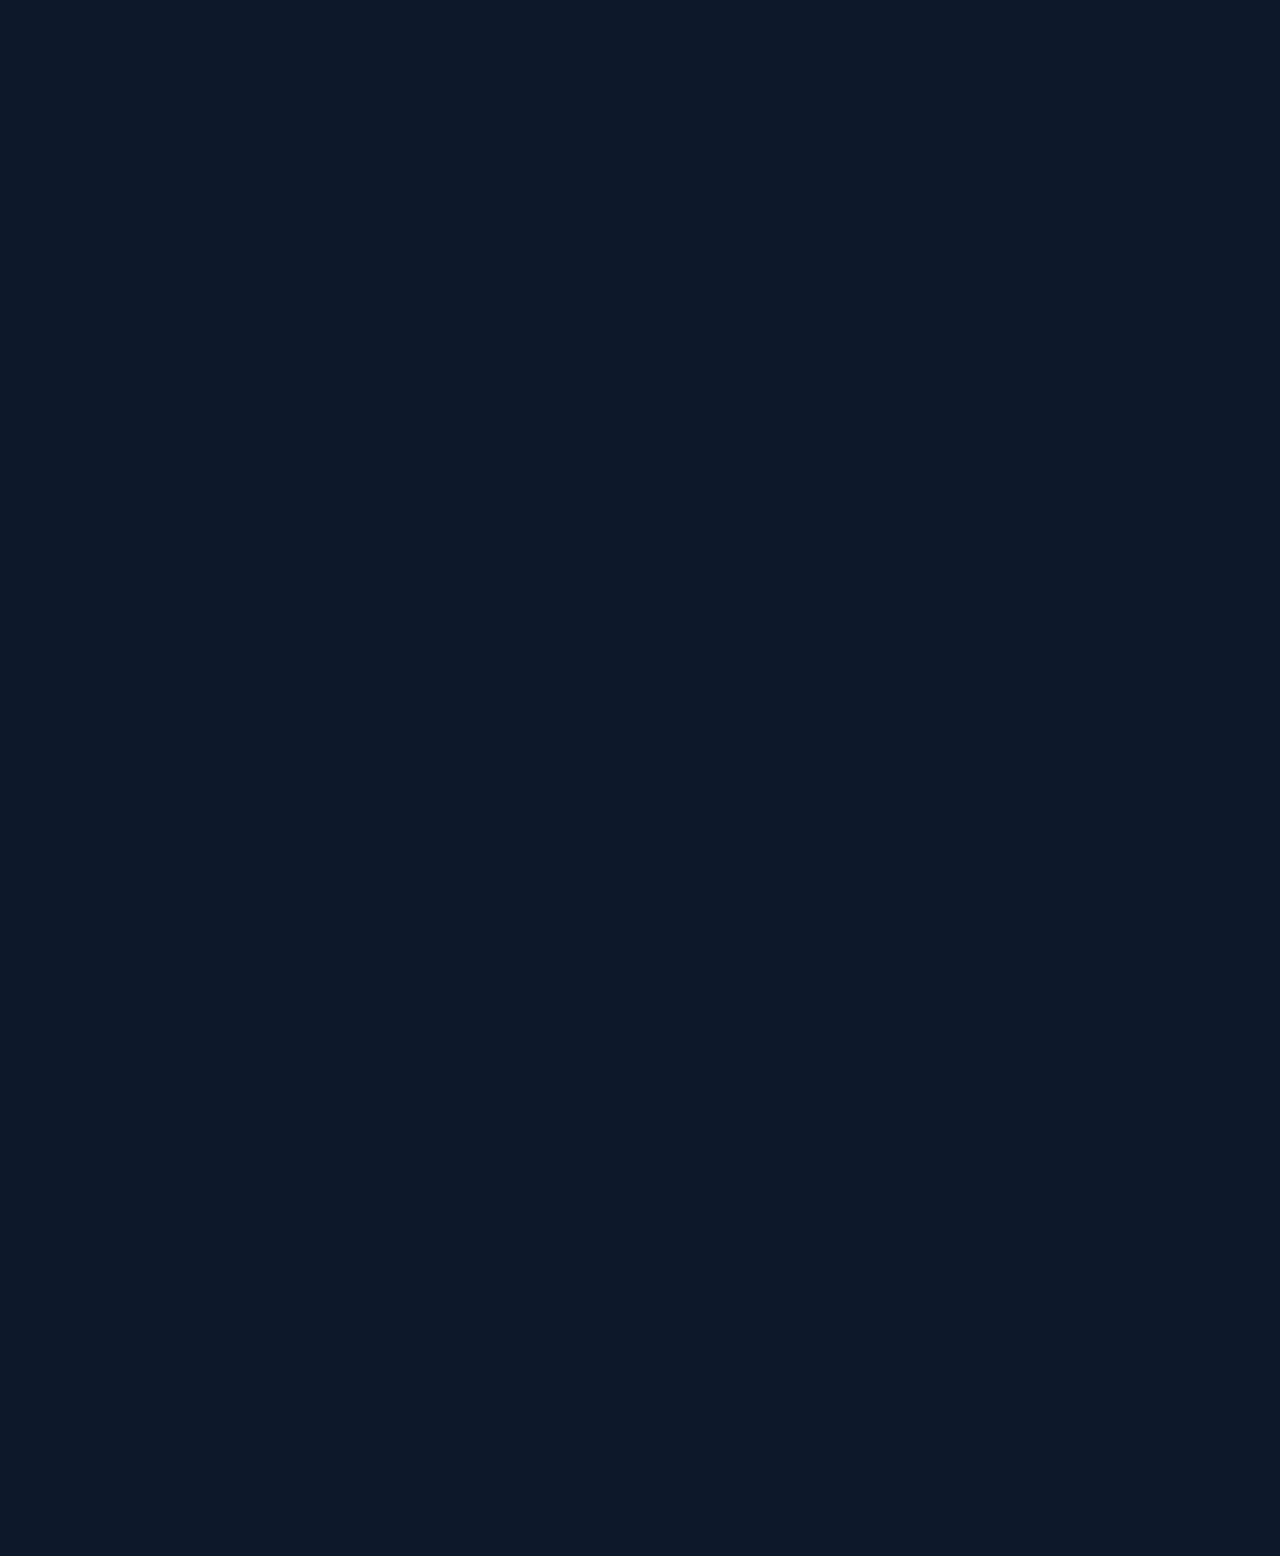
<file: index.html>
<!DOCTYPE html>
<html lang="en">

<head>
  <meta charset="UTF-8">
  <meta name="viewport" content="width=device-width, initial-scale=1.0">
  <!-- displays site properly based on user's device -->

  <link rel="icon" type="image/png" sizes="32x32" href="./images/favicon-32x32.png">
  
  <title>NFT preview card component</title>
  <link rel="stylesheet" href="css/style.css">

</head>

<body>

  <div class="flex1">
    <div class="main">

      <div class="main1">
         <img class="mainimage" src="images/image-equilibrium.jpg" alt="">
         <h2>Equilibrium #3429</h2>

         <h4 style="color:hsl(215, 51%, 70%)">Our Equilibrium collection promotes<br> balance and calm.</h4>


          <div class="separate">

            <div class="separate1">
            <img src="images/icon-ethereum.svg" alt="">
             <p style="display: inline; color:aqua"> 0.041 ETH</p>
            </div>

            <div class="separate2">
            <img src="images/icon-clock.svg" alt="">
            <p style="display: inline; color:hsl(215, 51%, 70%)">3 days left</p>
            </div>

          </div>

           
          
          <div class="avatarmain">

           <img class="avatar" width="40px" src="images/image-avatar.png" alt="">


           <div class="avatar1">
             <span style="color: hsl(215, 51%, 70%);"> Creation of <span style="color: white;">Jules Wyvern </span>
            </div>


          </div>
       </div>
    </div>


    <div class="main">
      
      <div class="main1">
         <img class="mainimage" src="images/image-equilibrium.jpg" alt="">
         <h2>Equilibrium #3429</h2>

         <h4 style="color:hsl(215, 51%, 70%)">Our Equilibrium collection promotes<br> balance and calm.</h4>


          <div class="separate">

            <div class="separate1">
            <img src="images/icon-ethereum.svg" alt="">
             <p style="display: inline; color:aqua"> 0.041 ETH</p>
            </div>

            <div class="separate2">
            <img src="images/icon-clock.svg" alt="">
            <p style="display: inline; color:hsl(215, 51%, 70%)">3 days left</p>
            </div>

          </div>

           
          
          <div class="avatarmain">

           <img class="avatar" width="40px" src="images/image-avatar.png" alt="">


           <div class="avatar1">
             <span style="color: hsl(215, 51%, 70%);"> Creation of <span style="color: white;">Jules Wyvern </span>
            </div>


          </div>
       </div>
    </div>

    <div class="main">
      
      <div class="main1">
         <img class="mainimage" src="images/image-equilibrium.jpg" alt="">
         <h2>Equilibrium #3429</h2>

         <h4 style="color:hsl(215, 51%, 70%)">Our Equilibrium collection promotes<br> balance and calm.</h4>


          <div class="separate">

            <div class="separate1">
            <img src="images/icon-ethereum.svg" alt="">
             <p style="display: inline; color:aqua"> 0.041 ETH</p>
            </div>

            <div class="separate2">
            <img src="images/icon-clock.svg" alt="">
            <p style="display: inline; color:hsl(215, 51%, 70%)">3 days left</p>
            </div>

          </div>

           
          
          <div class="avatarmain">

           <img class="avatar" width="40px" src="images/image-avatar.png" alt="">


           <div class="avatar1">
             <span style="color: hsl(215, 51%, 70%);"> Creation of <span style="color: white;">Jules Wyvern </span>
            </div>


          </div>
       </div>
    </div>
  </div>

  <div class="flex2">
    <div class="main">
      
      <div class="main1">
         <img class="mainimage" src="images/image-equilibrium.jpg" alt="">
         <h2>Equilibrium #3429</h2>

         <h4 style="color:hsl(215, 51%, 70%)">Our Equilibrium collection promotes<br> balance and calm.</h4>


          <div class="separate">

            <div class="separate1">
            <img src="images/icon-ethereum.svg" alt="">
             <p style="display: inline; color:aqua"> 0.041 ETH</p>
            </div>

            <div class="separate2">
            <img src="images/icon-clock.svg" alt="">
            <p style="display: inline; color:hsl(215, 51%, 70%)">3 days left</p>
            </div>

          </div>

           
          
          <div class="avatarmain">

           <img class="avatar" width="40px" src="images/image-avatar.png" alt="">


           <div class="avatar1">
             <span style="color: hsl(215, 51%, 70%);"> Creation of <span style="color: white;">Jules Wyvern </span>
            </div>


          </div>
       </div>
    </div>

    <div class="main">
      
      <div class="main1">
         <img class="mainimage" src="images/image-equilibrium.jpg" alt="">
         <h2>Equilibrium #3429</h2>

         <h4 style="color:hsl(215, 51%, 70%)">Our Equilibrium collection promotes<br> balance and calm.</h4>


          <div class="separate">

            <div class="separate1">
            <img src="images/icon-ethereum.svg" alt="">
             <p style="display: inline; color:aqua"> 0.041 ETH</p>
            </div>

            <div class="separate2">
            <img src="images/icon-clock.svg" alt="">
            <p style="display: inline; color:hsl(215, 51%, 70%)">3 days left</p>
            </div>

          </div>

           
          
          <div class="avatarmain">

           <img class="avatar" width="40px" src="images/image-avatar.png" alt="">


           <div class="avatar1">
             <span style="color: hsl(215, 51%, 70%);"> Creation of <span style="color: white;">Jules Wyvern </span>
            </div>


          </div>
       </div>
    </div>

    <div class="main">
      
      <div class="main1">
         <img class="mainimage" src="images/image-equilibrium.jpg" alt="">
         <h2>Equilibrium #3429</h2>

         <h4 style="color:hsl(215, 51%, 70%)">Our Equilibrium collection promotes<br> balance and calm.</h4>


          <div class="separate">

            <div class="separate1">
            <img src="images/icon-ethereum.svg" alt="">
             <p style="display: inline; color:aqua"> 0.041 ETH</p>
            </div>

            <div class="separate2">
            <img src="images/icon-clock.svg" alt="">
            <p style="display: inline; color:hsl(215, 51%, 70%)">3 days left</p>
            </div>

          </div>

           
          
          <div class="avatarmain">

           <img class="avatar" width="40px" src="images/image-avatar.png" alt="">


           <div class="avatar1">
             <span style="color: hsl(215, 51%, 70%);"> Creation of <span style="color: white;">Jules Wyvern </span>
            </div>


          </div>
       </div>
    </div>

  </div>
</body>

</html>
</file>
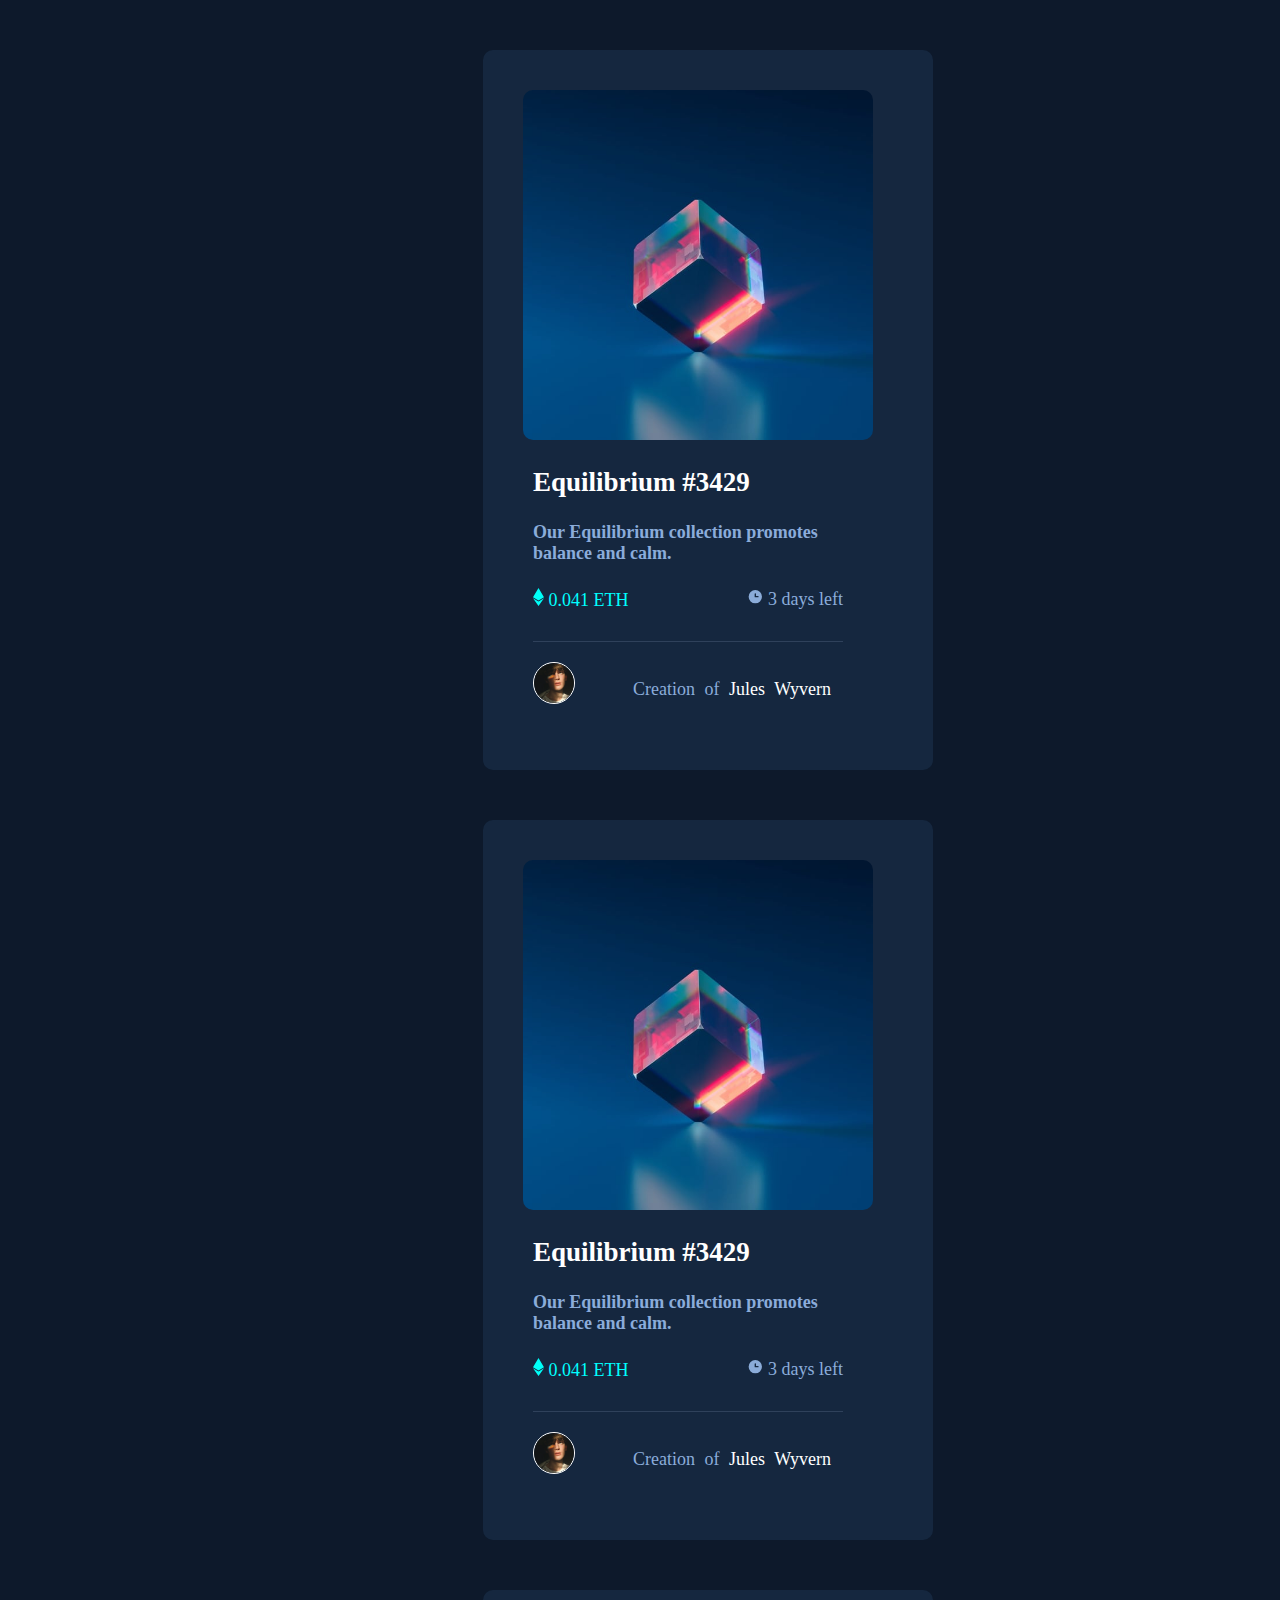
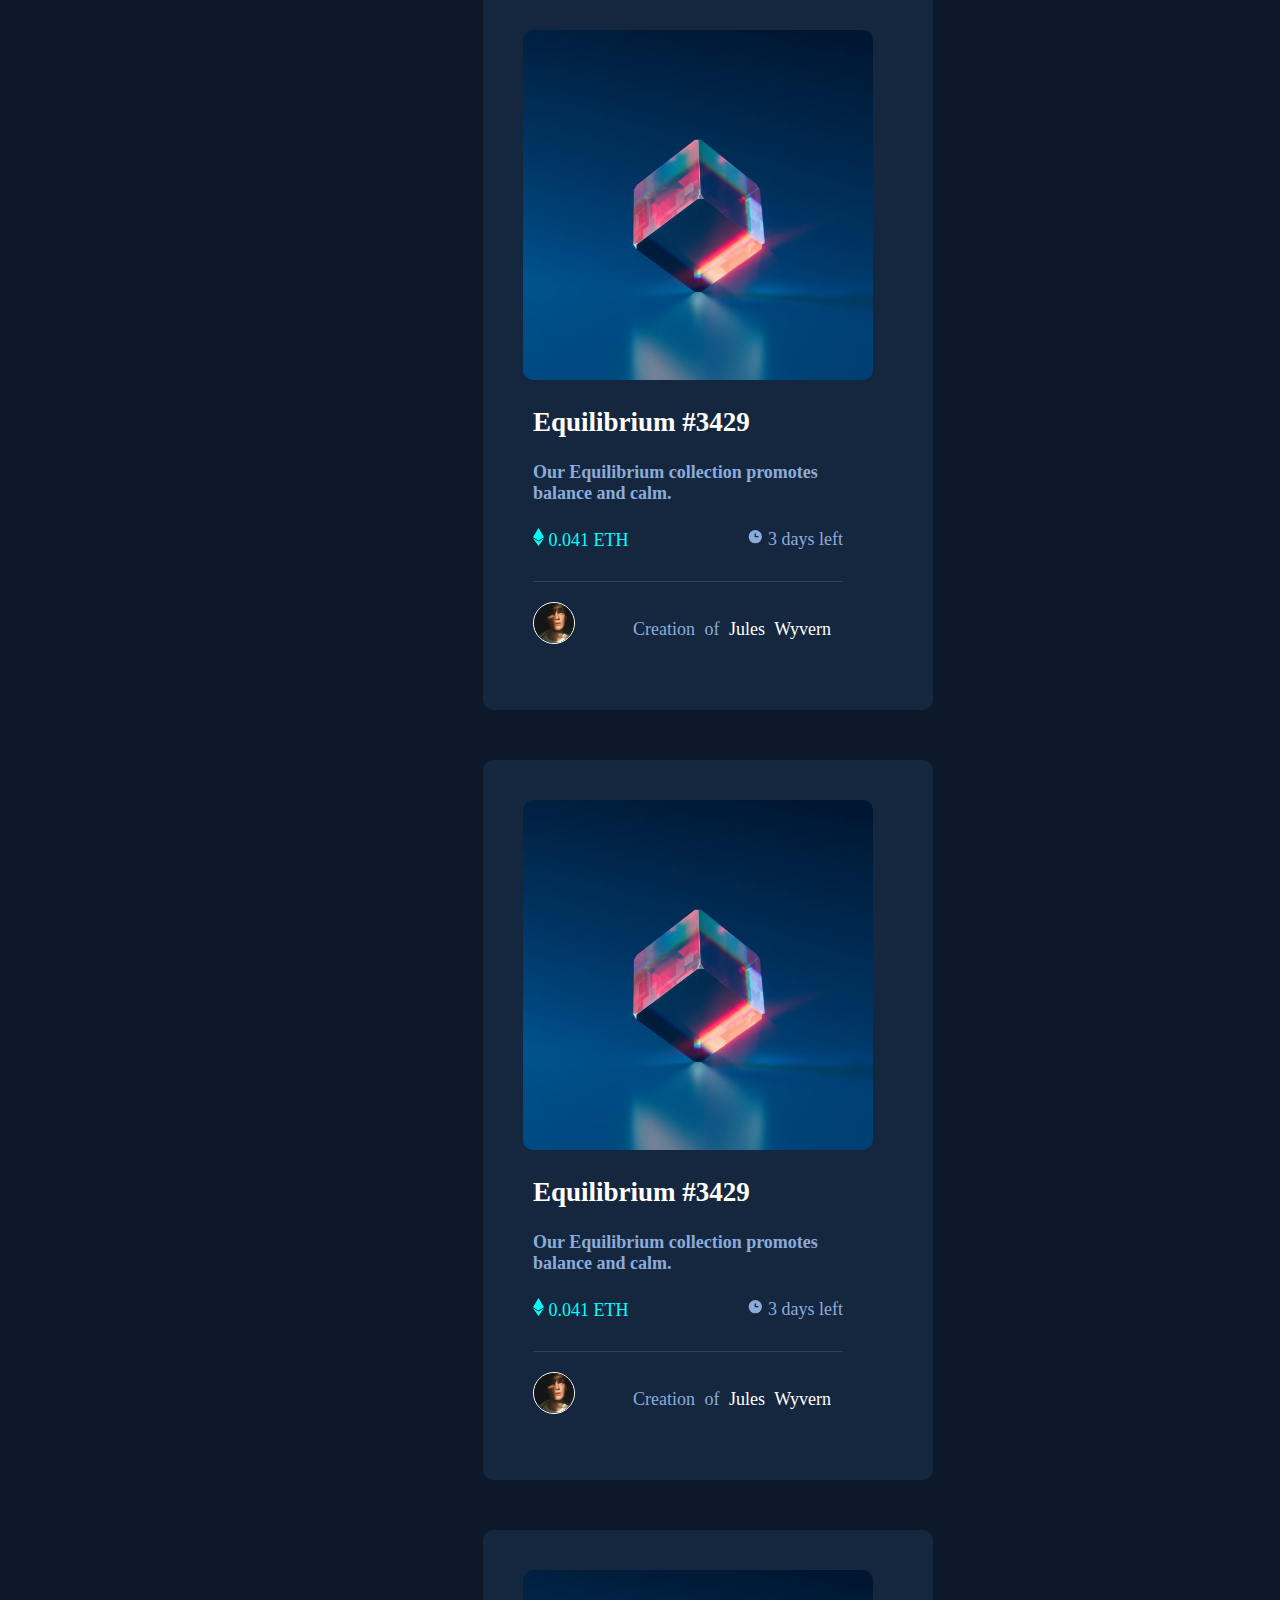
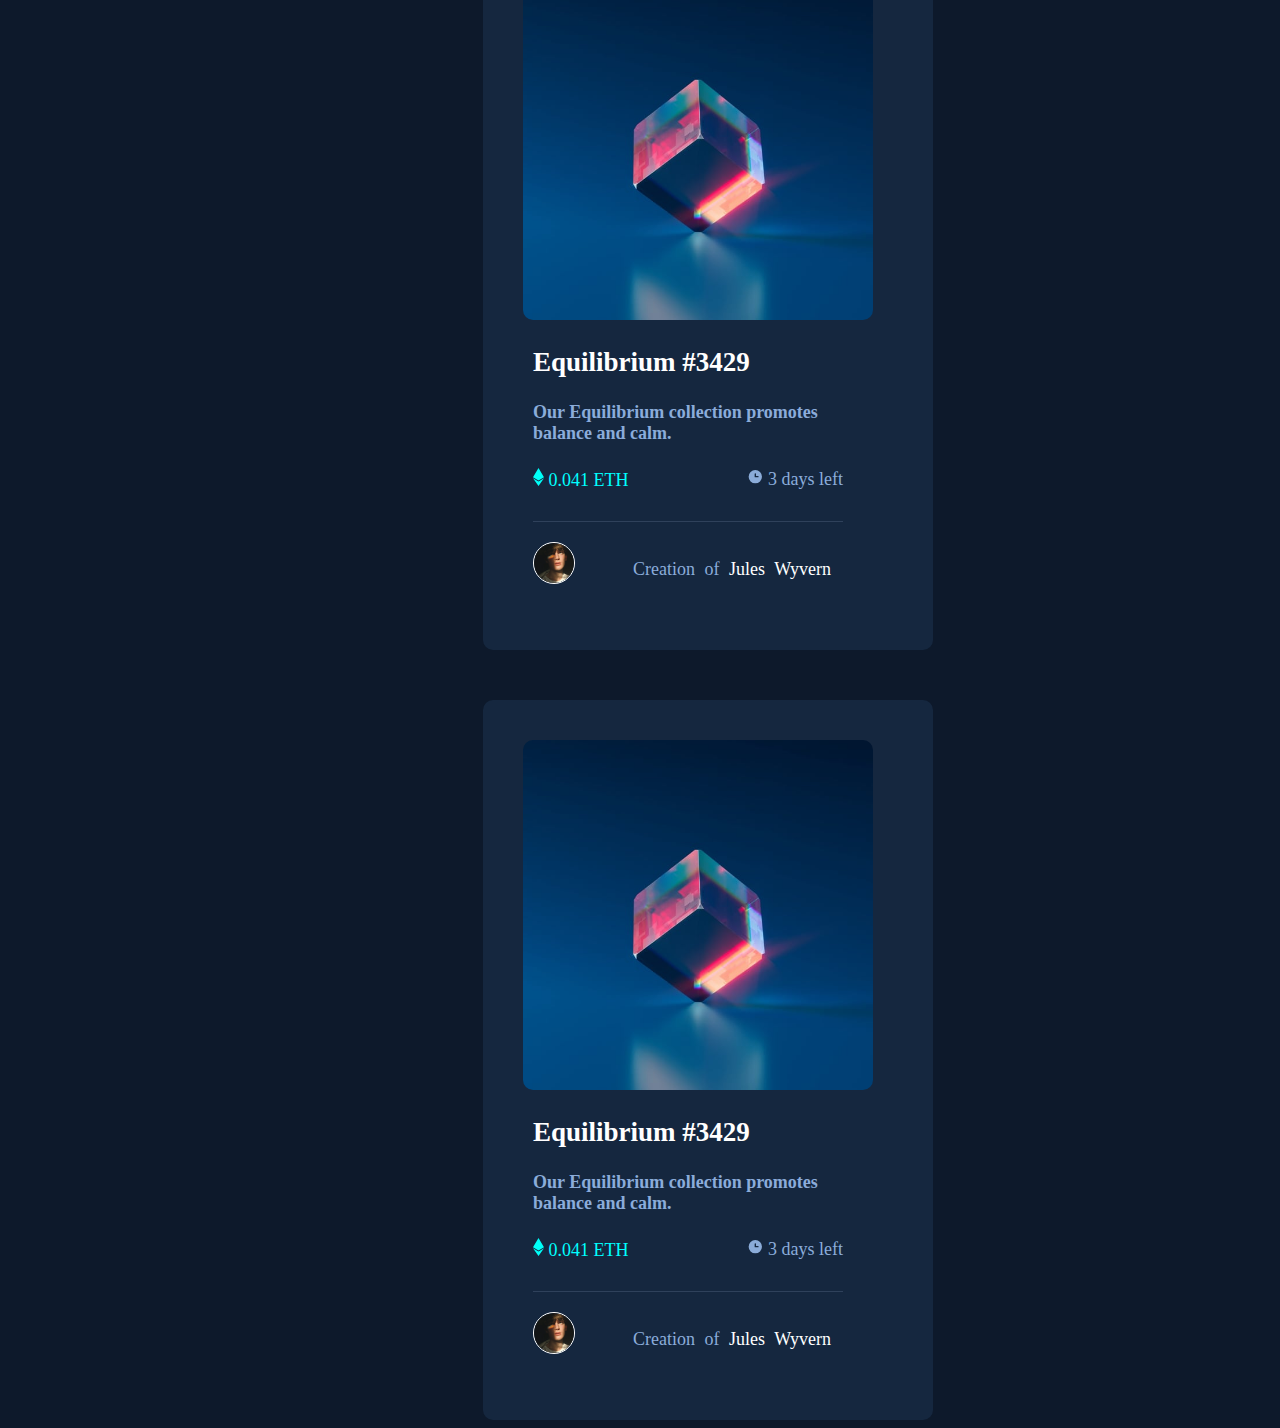
<file: index2.html>
<!DOCTYPE html>
<html lang="en">

<head>
  <meta charset="UTF-8">
  <meta name="viewport" content="width=device-width, initial-scale=1.0">
  <!-- displays site properly based on user's device -->

  <link rel="icon" type="image/png" sizes="32x32" href="./images/favicon-32x32.png">
  
  <title>NFT preview card component</title>
  <link rel="stylesheet" href="css/style.css">

</head>

<body>
    <div class="main">
      <div class="main1">
         <img class="mainimage" src="images/image-equilibrium.jpg" alt="">
         <h2>Equilibrium #3429</h2>

         <h4 style="color:hsl(215, 51%, 70%)">Our Equilibrium collection promotes<br> balance and calm.</h4>


          <div class="separate">

            <div class="separate1">
            <img src="images/icon-ethereum.svg" alt="">
             <p style="display: inline; color:aqua"> 0.041 ETH</p>
            </div>

            <div class="separate2">
            <img src="images/icon-clock.svg" alt="">
            <p style="display: inline; color:hsl(215, 51%, 70%)">3 days left</p>
            </div>

          </div>

           
          
          <div class="avatarmain">

           <img class="avatar" width="40px" src="images/image-avatar.png" alt="">


           <div class="avatar1">
             <span style="color: hsl(215, 51%, 70%);"> Creation of <span style="color: white;">Jules Wyvern </span>
            </div>

            
          </div>
       </div>
    </div>


    <div class="main">
        <div class="main1">
           <img class="mainimage" src="images/image-equilibrium.jpg" alt="">
           <h2>Equilibrium #3429</h2>
  
           <h4 style="color:hsl(215, 51%, 70%)">Our Equilibrium collection promotes<br> balance and calm.</h4>
  
  
            <div class="separate">
  
              <div class="separate1">
              <img src="images/icon-ethereum.svg" alt="">
               <p style="display: inline; color:aqua"> 0.041 ETH</p>
              </div>
  
              <div class="separate2">
              <img src="images/icon-clock.svg" alt="">
              <p style="display: inline; color:hsl(215, 51%, 70%)">3 days left</p>
              </div>
  
            </div>
  
             
            
            <div class="avatarmain">
  
             <img class="avatar" width="40px" src="images/image-avatar.png" alt="">
  
  
             <div class="avatar1">
               <span style="color: hsl(215, 51%, 70%);"> Creation of <span style="color: white;">Jules Wyvern </span>
              </div>
  
              
            </div>
         </div>
      </div>


      <div class="main">
        <div class="main1">
           <img class="mainimage" src="images/image-equilibrium.jpg" alt="">
           <h2>Equilibrium #3429</h2>
  
           <h4 style="color:hsl(215, 51%, 70%)">Our Equilibrium collection promotes<br> balance and calm.</h4>
  
  
            <div class="separate">
  
              <div class="separate1">
              <img src="images/icon-ethereum.svg" alt="">
               <p style="display: inline; color:aqua"> 0.041 ETH</p>
              </div>
  
              <div class="separate2">
              <img src="images/icon-clock.svg" alt="">
              <p style="display: inline; color:hsl(215, 51%, 70%)">3 days left</p>
              </div>
  
            </div>
  
             
            
            <div class="avatarmain">
  
             <img class="avatar" width="40px" src="images/image-avatar.png" alt="">
  
  
             <div class="avatar1">
               <span style="color: hsl(215, 51%, 70%);"> Creation of <span style="color: white;">Jules Wyvern </span>
              </div>
  
              
            </div>
         </div>
      </div>

      <div class="main">
        <div class="main1">
           <img class="mainimage" src="images/image-equilibrium.jpg" alt="">
           <h2>Equilibrium #3429</h2>
  
           <h4 style="color:hsl(215, 51%, 70%)">Our Equilibrium collection promotes<br> balance and calm.</h4>
  
  
            <div class="separate">
  
              <div class="separate1">
              <img src="images/icon-ethereum.svg" alt="">
               <p style="display: inline; color:aqua"> 0.041 ETH</p>
              </div>
  
              <div class="separate2">
              <img src="images/icon-clock.svg" alt="">
              <p style="display: inline; color:hsl(215, 51%, 70%)">3 days left</p>
              </div>
  
            </div>
  
             
            
            <div class="avatarmain">
  
             <img class="avatar" width="40px" src="images/image-avatar.png" alt="">
  
  
             <div class="avatar1">
               <span style="color: hsl(215, 51%, 70%);"> Creation of <span style="color: white;">Jules Wyvern </span>
              </div>
  
              
            </div>
         </div>
      </div>


      <div class="main">
        <div class="main1">
           <img class="mainimage" src="images/image-equilibrium.jpg" alt="">
           <h2>Equilibrium #3429</h2>
  
           <h4 style="color:hsl(215, 51%, 70%)">Our Equilibrium collection promotes<br> balance and calm.</h4>
  
  
            <div class="separate">
  
              <div class="separate1">
              <img src="images/icon-ethereum.svg" alt="">
               <p style="display: inline; color:aqua"> 0.041 ETH</p>
              </div>
  
              <div class="separate2">
              <img src="images/icon-clock.svg" alt="">
              <p style="display: inline; color:hsl(215, 51%, 70%)">3 days left</p>
              </div>
  
            </div>
  
             
            
            <div class="avatarmain">
  
             <img class="avatar" width="40px" src="images/image-avatar.png" alt="">
  
  
             <div class="avatar1">
               <span style="color: hsl(215, 51%, 70%);"> Creation of <span style="color: white;">Jules Wyvern </span>
              </div>
  
              
            </div>
         </div>
      </div>


      <div class="main">
        <div class="main1">
           <img class="mainimage" src="images/image-equilibrium.jpg" alt="">
           <h2>Equilibrium #3429</h2>
  
           <h4 style="color:hsl(215, 51%, 70%)">Our Equilibrium collection promotes<br> balance and calm.</h4>
  
  
            <div class="separate">
  
              <div class="separate1">
              <img src="images/icon-ethereum.svg" alt="">
               <p style="display: inline; color:aqua"> 0.041 ETH</p>
              </div>
  
              <div class="separate2">
              <img src="images/icon-clock.svg" alt="">
              <p style="display: inline; color:hsl(215, 51%, 70%)">3 days left</p>
              </div>
  
            </div>
  
             
            
            <div class="avatarmain">
  
             <img class="avatar" width="40px" src="images/image-avatar.png" alt="">
  
  
             <div class="avatar1">
               <span style="color: hsl(215, 51%, 70%);"> Creation of <span style="color: white;">Jules Wyvern </span>
              </div>
  
              
            </div>
         </div>
      </div>
</body>

</html>
</file>
<file: css/style.css>
body{
    width: 1400px;
    background-color: hsl(217, 54%, 11%) ;
    font-size: 18px;
}

.main{
    color:white;
    /* border: 1px solid white; */
    background-color: #15273f;
    width: 450px;
    height: 670px;
    margin:  auto;
    margin-top: 50px;
    border-radius: 10px;
    padding-bottom: 30px;
    padding-top: 20px;
}
.main1{
    margin-left: 50px;
    
    margin-right: 90px;
    margin-top: 20px;

}
.mainimage{
    width: 350px;
    border-radius: 10px;
    position: relative;
    right: 10px;
    
}

.separate{
    display: flex;
    justify-content: space-between;
    margin-bottom: 50px;
    border-bottom: 1px solid hsl(215, 32%, 27%);
    padding-bottom: 30px;
    
}
.avatarmain{
    position: relative;
    bottom: 30px;
}

.avatar{

     border: 1px solid white;
     border-radius: 50%;
     margin-right:20px ;
     
}

.avatar1{
    margin-left: 100px;
    position: relative;
    bottom: 30px;
}
span{
    word-spacing: 5px;
}

.flex1{
    display: flex;
    justify-content: space-around;
    margin-left: 1500px;
    gap: 300px;
}

.flex2{
    display: flex;
    justify-content: space-around;

    margin-left: 1500px;
    gap: 300px;
}
</file>
